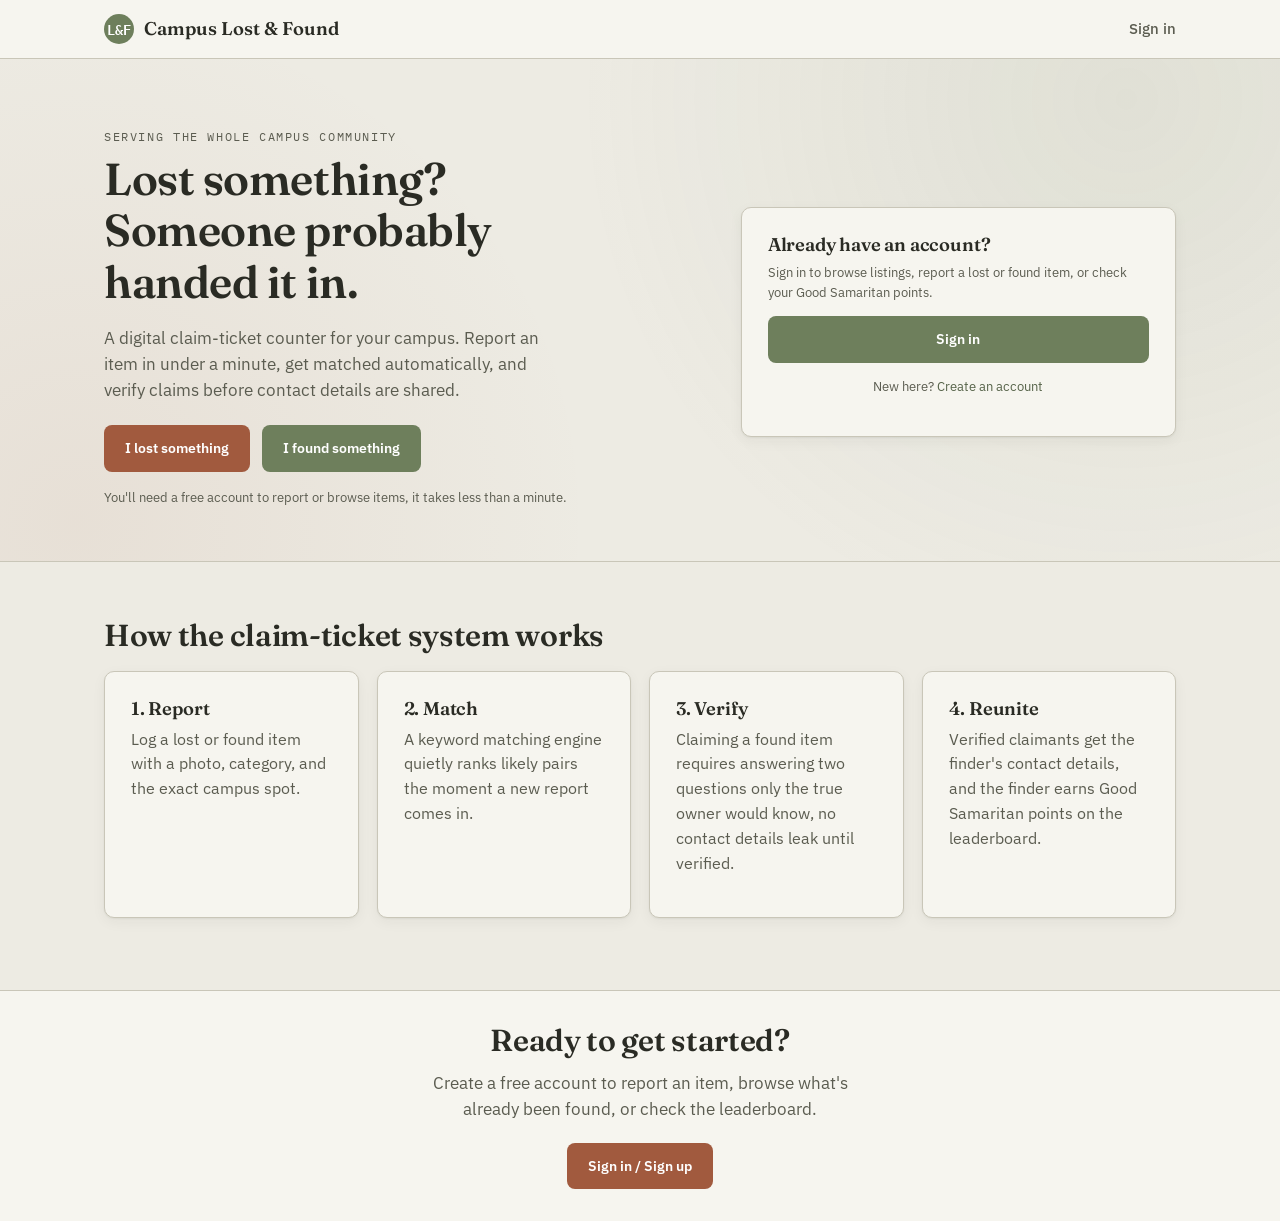
<file: Frontend/index.html>
<!DOCTYPE html>
<html lang="en">
<head>
<meta charset="UTF-8">
<meta name="viewport" content="width=device-width, initial-scale=1.0">
<title>Campus Lost &amp; Found</title>
<meta name="description" content="Report, search, and reclaim lost property on campus — with smart matching, blurred-photo protection, and a Good Samaritan leaderboard.">
<link rel="preconnect" href="https://fonts.googleapis.com">
<link href="https://fonts.googleapis.com/css2?family=Fraunces:wght@500;600;700&family=IBM+Plex+Sans:wght@400;500;600&family=IBM+Plex+Mono:wght@400;500&display=swap" rel="stylesheet">
<link rel="stylesheet" href="css/style.css">
</head>
<body>

<header class="topbar">
    <div class="topbar-inner">
        <a class="brand" href="index.html"><span class="brand-mark">L&amp;F</span> Campus Lost &amp; Found</a>
        <nav class="nav-links">
            <a href="auth.html" id="nav-auth" class="nav-auth-link">Sign in</a>
        </nav>
    </div>
</header>

<section class="hero">
    <div class="wrap hero-grid">
        <div>
            <span class="eyebrow">Serving the whole campus community</span>
            <h1>Lost something? Someone probably handed it in.</h1>
            <p class="hero-sub">A digital claim-ticket counter for your campus. Report an item in under a minute, get matched automatically, and verify claims before contact details are shared.</p>
            <div class="hero-actions">
                <a class="btn btn-clay" href="auth.html">I lost something</a>
                <a class="btn btn-sage" href="auth.html">I found something</a>
            </div>
            <p class="small muted" style="margin-top:16px;">You'll need a free account to report or browse items, it takes less than a minute.</p>
        </div>
        <div>
            <div class="card">
                <h3 class="mt-0">Already have an account?</h3>
                <p class="small">Sign in to browse listings, report a lost or found item, or check your Good Samaritan points.</p>
                <a class="btn btn-sage btn-block" href="auth.html">Sign in</a>
                <p class="small muted" style="margin-top:14px; text-align:center;">New here? <a href="auth.html">Create an account</a></p>
            </div>
        </div>
    </div>
</section>

<section class="section">
    <div class="wrap">
        <h2>How the claim-ticket system works</h2>
        <div class="form-grid" style="margin-top:18px;">
            <div class="field full" style="display:grid; grid-template-columns:repeat(auto-fit,minmax(220px,1fr)); gap:18px;">
                <div class="card"><h3>1. Report</h3><p>Log a lost or found item with a photo, category, and the exact campus spot.</p></div>
                <div class="card"><h3>2. Match</h3><p>A keyword matching engine quietly ranks likely pairs the moment a new report comes in.</p></div>
                <div class="card"><h3>3. Verify</h3><p>Claiming a found item requires answering two questions only the true owner would know, no contact details leak until verified.</p></div>
                <div class="card"><h3>4. Reunite</h3><p>Verified claimants get the finder's contact details, and the finder earns Good Samaritan points on the leaderboard.</p></div>
            </div>
        </div>
    </div>
</section>

<section class="section section-tight" style="border-top:1px solid var(--line); background:var(--paper-raised);">
    <div class="wrap" style="text-align:center;">
        <h2>Ready to get started?</h2>
        <p class="hero-sub" style="margin:0 auto 20px;">Create a free account to report an item, browse what's already been found, or check the leaderboard.</p>
        <a class="btn btn-clay" href="auth.html">Sign in / Sign up</a>
    </div>
</section>

<script src="js/app.js?v=3"></script>
<script>

if (!location.search.includes('signedout=1')) { api('me.php').then(({ user }) => { if (user) location.href = 'home.html'; }).catch(() => {}); }
</script>
</body>
</html>
</file>
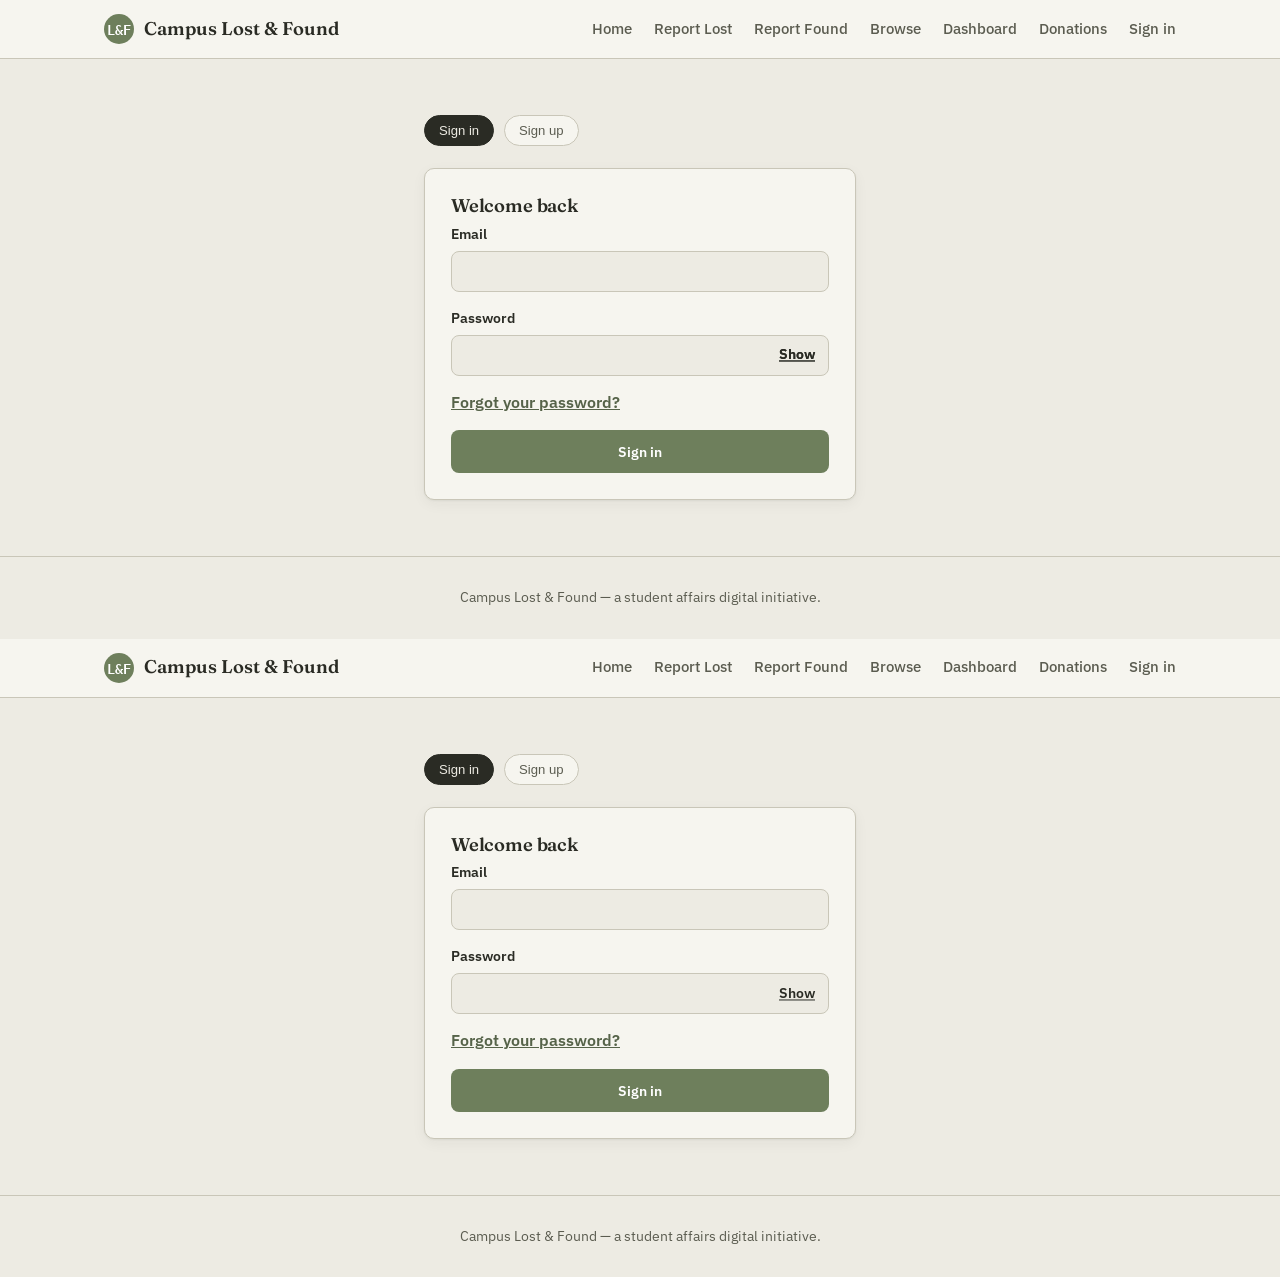
<file: Frontend/auth.html>
<!DOCTYPE html>
<html lang="en">
<head>
<meta charset="UTF-8">
<meta name="viewport" content="width=device-width, initial-scale=1.0">
<title>Sign in — Campus Lost &amp; Found</title>
<link href="https://fonts.googleapis.com/css2?family=Fraunces:wght@500;600;700&family=IBM+Plex+Sans:wght@400;500;600&family=IBM+Plex+Mono:wght@400;500&display=swap" rel="stylesheet">
<link rel="stylesheet" href="css/style.css">
</head>
<body>

<header class="topbar">
    <div class="topbar-inner">
        <a class="brand" href="index.html"><span class="brand-mark">L&amp;F</span> Campus Lost &amp; Found</a>
        <nav class="nav-links">
            <a href="index.html">Home</a>
            <a href="report-lost.html">Report Lost</a>
            <a href="report-found.html">Report Found</a>
            <a href="browse.html">Browse</a>
            <a href="admin.html">Dashboard</a>
            <a href="donation.html">Donations</a>
            <a href="auth.html" id="nav-auth" class="nav-auth-link">Sign in</a>
        </nav>
    </div>
</header>

<section class="section" style="max-width:480px; margin:0 auto;">
    <div class="wrap">
        <div class="filters" style="border-bottom:none; padding-bottom:0; margin-bottom:22px;">
            <button class="filter-toggle active" id="tab-signin" type="button">Sign in</button>
            <button class="filter-toggle" id="tab-signup" type="button">Sign up</button>
        </div>

        <div class="card" id="panel-signin">
            <h3 class="mt-0">Welcome back</h3>
            <form id="signin-form">
                <div class="field">
                    <label for="signin-email">Email</label>
                    <input type="email" id="signin-email" required>
                </div>
                <div class="field">
                    <label for="signin-password">Password</label>
                    <input type="password" id="signin-password" required>
                    <a href="forgot-password.html" style="display:inline-block; margin-top:8px; font-weight:600; text-decoration:underline; cursor:pointer;">Forgot your password?</a>
                </div>
                <div id="signin-error" class="small" style="color:var(--danger); display:none; margin-bottom:12px;"></div>
                <button class="btn btn-sage btn-block" type="submit">Sign in</button>
            </form>
        </div>

        <div class="card" id="panel-signup" style="display:none;">
            <h3 class="mt-0">Create an account</h3>
            <p class="small">Signing up lets you track your reports and keep your Good Samaritan points.</p>
            <form id="signup-form">
                <div class="field">
                    <label for="signup-name">Full name</label>
                    <input type="text" id="signup-name" required>
                </div>
                <div class="field">
                    <label for="signup-email">Email</label>
                    <input type="email" id="signup-email" required>
                </div>
                <div class="field">
                    <label for="signup-password">Password</label>
                    <input type="password" id="signup-password" minlength="8" required>
                    <span class="hint">At least 8 characters.</span>
                </div>
                <div id="signup-error" class="small" style="color:var(--danger); display:none; margin-bottom:12px;"></div>
                <button class="btn btn-sage btn-block" type="submit">Create account</button>
            </form>
        </div>
    </div>
</section>

<footer><div class="wrap">Campus Lost &amp; Found — a student affairs digital initiative.</div></footer>

<script src="js/app.js?v=3"></script>
<script>
function showPanel(which) {
    document.getElementById('panel-signin').style.display = which === 'signin' ? 'block' : 'none';
    document.getElementById('panel-signup').style.display = which === 'signup' ? 'block' : 'none';
    document.getElementById('tab-signin').classList.toggle('active', which === 'signin');
    document.getElementById('tab-signup').classList.toggle('active', which === 'signup');
}
document.getElementById('tab-signin').addEventListener('click', () => showPanel('signin'));
document.getElementById('tab-signup').addEventListener('click', () => showPanel('signup'));

function redirectAfterAuth() {
    const params = new URLSearchParams(location.search);
    location.href = params.get('redirect') || 'home.html';
}

document.getElementById('signin-form').addEventListener('submit', async (e) => {
    e.preventDefault();
    const errEl = document.getElementById('signin-error');
    errEl.style.display = 'none';
    try {
        await api('login.php', {
            method: 'POST',
            headers: { 'Content-Type': 'application/json' },
            body: JSON.stringify({
                email: document.getElementById('signin-email').value,
                password: document.getElementById('signin-password').value
            })
        });
        toast('Signed in');
        redirectAfterAuth();
    } catch (err) {
        errEl.innerHTML = escapeHtml(err.message) +
            '<br>If your account was removed or you forgot your password: ' +
            '<a href="forgot-password.html" style="text-decoration:underline; font-weight:600;">reset your password</a> or ' +
            '<a href="#" id="signin-to-signup" style="text-decoration:underline; font-weight:600;">create your account again</a>.';
        errEl.style.display = 'block';
        const toSignup = document.getElementById('signin-to-signup');
        if (toSignup) toSignup.addEventListener('click', (ev) => {
            ev.preventDefault();
            document.getElementById('signup-email').value = document.getElementById('signin-email').value;
            showPanel('signup');
        });
    }
});

document.getElementById('signup-form').addEventListener('submit', async (e) => {
    e.preventDefault();
    const errEl = document.getElementById('signup-error');
    errEl.style.display = 'none';
    try {
        await api('signup.php', {
            method: 'POST',
            headers: { 'Content-Type': 'application/json' },
            body: JSON.stringify({
                full_name: document.getElementById('signup-name').value,
                email: document.getElementById('signup-email').value,
                password: document.getElementById('signup-password').value
            })
        });
        toast('Account created');
        redirectAfterAuth();
    } catch (err) {
        errEl.textContent = err.message;
        errEl.style.display = 'block';
    }
});

// If already signed in, just bounce home.
api('me.php').then(({ user }) => { if (user) redirectAfterAuth(); }).catch(() => {});
</script>
<script>
/* Show / hide password toggle for every password box on the page */
(function () {
    document.querySelectorAll('input[type="password"]').forEach(function (input) {
        var wrap = document.createElement('div');
        wrap.style.cssText = 'position:relative; display:block; width:100%;';
        input.parentNode.insertBefore(wrap, input);
        wrap.appendChild(input);
        input.style.width = '100%';
        input.style.paddingRight = '70px';
        input.style.boxSizing = 'border-box';
        var btn = document.createElement('button');
        btn.type = 'button';
        btn.textContent = 'Show';
        btn.setAttribute('aria-label', 'Show password');
        btn.style.cssText = 'position:absolute; right:8px; top:50%; transform:translateY(-50%); background:none; border:none; color:inherit; font:inherit; font-size:0.85rem; font-weight:600; text-decoration:underline; cursor:pointer; padding:4px 6px;';
        btn.addEventListener('click', function () {
            var show = input.type === 'password';
            input.type = show ? 'text' : 'password';
            btn.textContent = show ? 'Hide' : 'Show';
            btn.setAttribute('aria-label', show ? 'Hide password' : 'Show password');
        });
        wrap.appendChild(btn);
    });
})();
</script>
</body>
</html><!DOCTYPE html>
<html lang="en">
<head>
<meta charset="UTF-8">
<meta name="viewport" content="width=device-width, initial-scale=1.0">
<title>Sign in — Campus Lost &amp; Found</title>
<link href="https://fonts.googleapis.com/css2?family=Fraunces:wght@500;600;700&family=IBM+Plex+Sans:wght@400;500;600&family=IBM+Plex+Mono:wght@400;500&display=swap" rel="stylesheet">
<link rel="stylesheet" href="css/style.css">
</head>
<body>

<header class="topbar">
    <div class="topbar-inner">
        <a class="brand" href="index.html"><span class="brand-mark">L&amp;F</span> Campus Lost &amp; Found</a>
        <nav class="nav-links">
            <a href="index.html">Home</a>
            <a href="report-lost.html">Report Lost</a>
            <a href="report-found.html">Report Found</a>
            <a href="browse.html">Browse</a>
            <a href="admin.html">Dashboard</a>
            <a href="donation.html">Donations</a>
            <a href="auth.html" id="nav-auth" class="nav-auth-link">Sign in</a>
        </nav>
    </div>
</header>

<section class="section" style="max-width:480px; margin:0 auto;">
    <div class="wrap">
        <div class="filters" style="border-bottom:none; padding-bottom:0; margin-bottom:22px;">
            <button class="filter-toggle active" id="tab-signin" type="button">Sign in</button>
            <button class="filter-toggle" id="tab-signup" type="button">Sign up</button>
        </div>

        <div class="card" id="panel-signin">
            <h3 class="mt-0">Welcome back</h3>
            <form id="signin-form">
                <div class="field">
                    <label for="signin-email">Email</label>
                    <input type="email" id="signin-email" required>
                </div>
                <div class="field">
                    <label for="signin-password">Password</label>
                    <input type="password" id="signin-password" required>
                    <a href="forgot-password.html" style="display:inline-block; margin-top:8px; font-weight:600; text-decoration:underline; cursor:pointer;">Forgot your password?</a>
                </div>
                <div id="signin-error" class="small" style="color:var(--danger); display:none; margin-bottom:12px;"></div>
                <button class="btn btn-sage btn-block" type="submit">Sign in</button>
            </form>
        </div>

        <div class="card" id="panel-signup" style="display:none;">
            <h3 class="mt-0">Create an account</h3>
            <p class="small">Signing up lets you track your reports and keep your Good Samaritan points.</p>
            <form id="signup-form">
                <div class="field">
                    <label for="signup-name">Full name</label>
                    <input type="text" id="signup-name" required>
                </div>
                <div class="field">
                    <label for="signup-email">Email</label>
                    <input type="email" id="signup-email" required>
                </div>
                <div class="field">
                    <label for="signup-password">Password</label>
                    <input type="password" id="signup-password" minlength="8" required>
                    <span class="hint">At least 8 characters.</span>
                </div>
                <div id="signup-error" class="small" style="color:var(--danger); display:none; margin-bottom:12px;"></div>
                <button class="btn btn-sage btn-block" type="submit">Create account</button>
            </form>
        </div>
    </div>
</section>

<footer><div class="wrap">Campus Lost &amp; Found — a student affairs digital initiative.</div></footer>

<script src="js/app.js?v=3"></script>
<script>
function showPanel(which) {
    document.getElementById('panel-signin').style.display = which === 'signin' ? 'block' : 'none';
    document.getElementById('panel-signup').style.display = which === 'signup' ? 'block' : 'none';
    document.getElementById('tab-signin').classList.toggle('active', which === 'signin');
    document.getElementById('tab-signup').classList.toggle('active', which === 'signup');
}
document.getElementById('tab-signin').addEventListener('click', () => showPanel('signin'));
document.getElementById('tab-signup').addEventListener('click', () => showPanel('signup'));

function redirectAfterAuth() {
    const params = new URLSearchParams(location.search);
    location.href = params.get('redirect') || 'home.html';
}

document.getElementById('signin-form').addEventListener('submit', async (e) => {
    e.preventDefault();
    const errEl = document.getElementById('signin-error');
    errEl.style.display = 'none';
    try {
        await api('login.php', {
            method: 'POST',
            headers: { 'Content-Type': 'application/json' },
            body: JSON.stringify({
                email: document.getElementById('signin-email').value,
                password: document.getElementById('signin-password').value
            })
        });
        toast('Signed in');
        redirectAfterAuth();
    } catch (err) {
        errEl.innerHTML = escapeHtml(err.message) +
            '<br>If your account was removed or you forgot your password: ' +
            '<a href="forgot-password.html" style="text-decoration:underline; font-weight:600;">reset your password</a> or ' +
            '<a href="#" id="signin-to-signup" style="text-decoration:underline; font-weight:600;">create your account again</a>.';
        errEl.style.display = 'block';
        const toSignup = document.getElementById('signin-to-signup');
        if (toSignup) toSignup.addEventListener('click', (ev) => {
            ev.preventDefault();
            document.getElementById('signup-email').value = document.getElementById('signin-email').value;
            showPanel('signup');
        });
    }
});

document.getElementById('signup-form').addEventListener('submit', async (e) => {
    e.preventDefault();
    const errEl = document.getElementById('signup-error');
    errEl.style.display = 'none';
    try {
        await api('signup.php', {
            method: 'POST',
            headers: { 'Content-Type': 'application/json' },
            body: JSON.stringify({
                full_name: document.getElementById('signup-name').value,
                email: document.getElementById('signup-email').value,
                password: document.getElementById('signup-password').value
            })
        });
        toast('Account created');
        redirectAfterAuth();
    } catch (err) {
        errEl.textContent = err.message;
        errEl.style.display = 'block';
    }
});

// If already signed in, just bounce home.
api('me.php').then(({ user }) => { if (user) redirectAfterAuth(); }).catch(() => {});
</script>
<script>
/* Show / hide password toggle for every password box on the page */
(function () {
    document.querySelectorAll('input[type="password"]').forEach(function (input) {
        var wrap = document.createElement('div');
        wrap.style.cssText = 'position:relative; display:block; width:100%;';
        input.parentNode.insertBefore(wrap, input);
        wrap.appendChild(input);
        input.style.width = '100%';
        input.style.paddingRight = '70px';
        input.style.boxSizing = 'border-box';
        var btn = document.createElement('button');
        btn.type = 'button';
        btn.textContent = 'Show';
        btn.setAttribute('aria-label', 'Show password');
        btn.style.cssText = 'position:absolute; right:8px; top:50%; transform:translateY(-50%); background:none; border:none; color:inherit; font:inherit; font-size:0.85rem; font-weight:600; text-decoration:underline; cursor:pointer; padding:4px 6px;';
        btn.addEventListener('click', function () {
            var show = input.type === 'password';
            input.type = show ? 'text' : 'password';
            btn.textContent = show ? 'Hide' : 'Show';
            btn.setAttribute('aria-label', show ? 'Hide password' : 'Show password');
        });
        wrap.appendChild(btn);
    });
})();
</script>
</body>
</html>
</file>
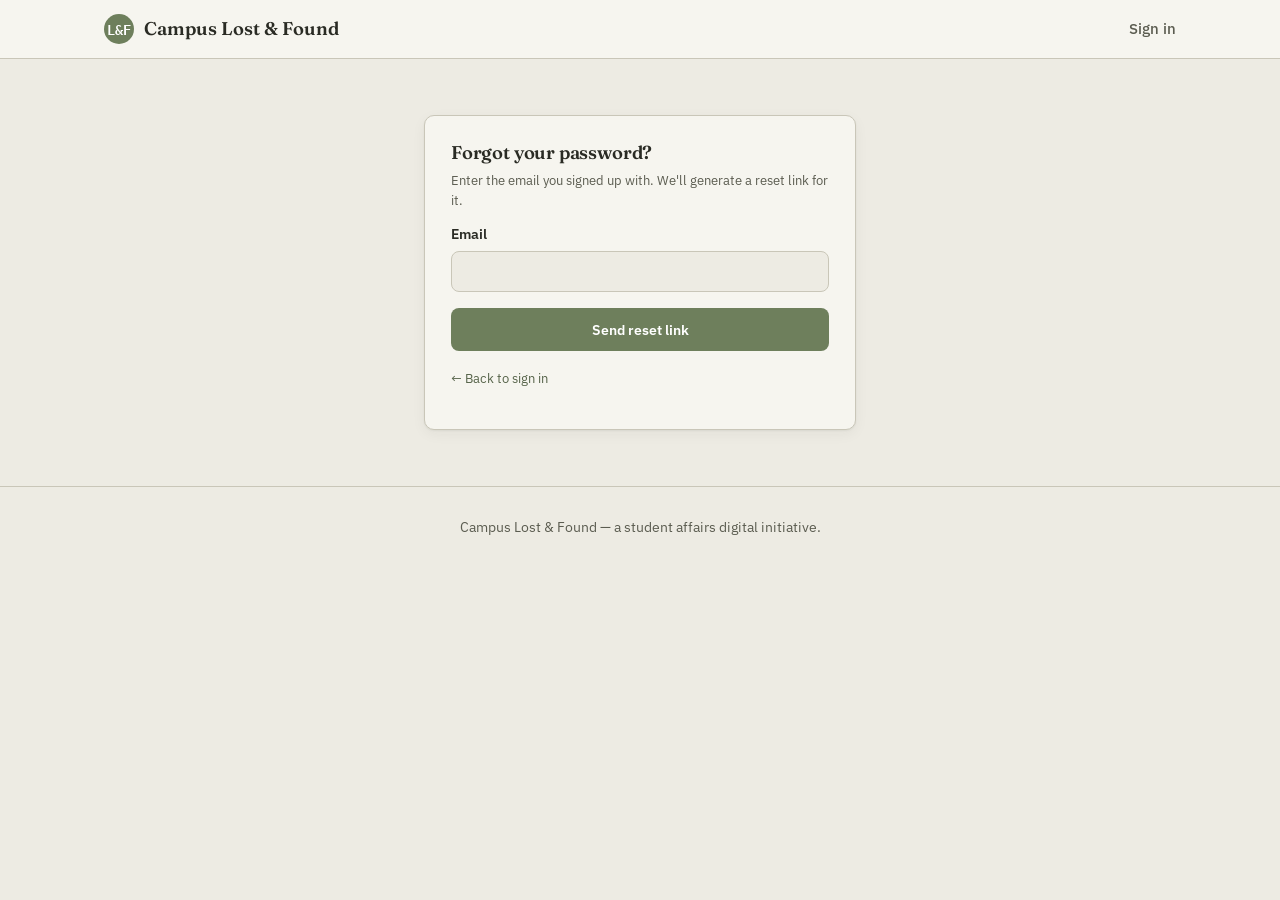
<file: Frontend/forgot-password.html>
<!DOCTYPE html>
<html lang="en">
<head>
<meta charset="UTF-8">
<meta name="viewport" content="width=device-width, initial-scale=1.0">
<title>Forgot password — Campus Lost &amp; Found</title>
<link href="https://fonts.googleapis.com/css2?family=Fraunces:wght@500;600;700&family=IBM+Plex+Sans:wght@400;500;600&family=IBM+Plex+Mono:wght@400;500&display=swap" rel="stylesheet">
<link rel="stylesheet" href="css/style.css">
</head>
<body>

<header class="topbar">
    <div class="topbar-inner">
        <a class="brand" href="index.html"><span class="brand-mark">L&amp;F</span> Campus Lost &amp; Found</a>
        <nav class="nav-links">
            <a href="auth.html">Sign in</a>
        </nav>
    </div>
</header>

<section class="section" style="max-width:480px; margin:0 auto;">
    <div class="wrap">
        <div class="card">
            <h3 class="mt-0">Forgot your password?</h3>
            <p class="small">Enter the email you signed up with. We'll generate a reset link for it.</p>

            <form id="forgot-form">
                <div class="field">
                    <label for="forgot-email">Email</label>
                    <input type="email" id="forgot-email" required>
                </div>
                <div id="forgot-error" class="small" style="color:var(--danger); display:none; margin-bottom:12px;"></div>
                <button class="btn btn-sage btn-block" type="submit">Send reset link</button>
            </form>

            <div id="forgot-result" style="display:none; margin-top:18px;"></div>

            <p class="small" style="margin-top:18px;"><a href="auth.html">&larr; Back to sign in</a></p>
        </div>
    </div>
</section>

<footer><div class="wrap">Campus Lost &amp; Found — a student affairs digital initiative.</div></footer>

<script src="js/app.js?v=3"></script>
<script>
document.getElementById('forgot-form').addEventListener('submit', async (e) => {
    e.preventDefault();
    const errEl = document.getElementById('forgot-error');
    errEl.style.display = 'none';

    try {
        const res = await api('forgot-password.php', {
            method: 'POST',
            headers: { 'Content-Type': 'application/json' },
            body: JSON.stringify({ email: document.getElementById('forgot-email').value })
        });

        document.getElementById('forgot-form').style.display = 'none';
        const resultEl = document.getElementById('forgot-result');
        resultEl.style.display = 'block';

        if (res.reset_link) {
            resultEl.innerHTML = `
                <p class="small" style="color:var(--sage-dark); font-weight:600;">✅ ${escapeHtml(res.message)}</p>
                <p class="small muted">${escapeHtml(res.dev_note)}</p>
                <a class="btn btn-sage btn-block" href="${res.reset_link}" style="margin-top:10px;">Reset your password</a>
            `;
        } else {
            resultEl.innerHTML = `<p class="small" style="color:var(--sage-dark); font-weight:600;">✅ ${escapeHtml(res.message)}</p>`;
        }
    } catch (err) {
        errEl.textContent = err.message;
        errEl.style.display = 'block';
    }
});
</script>
</body>
</html>
</file>
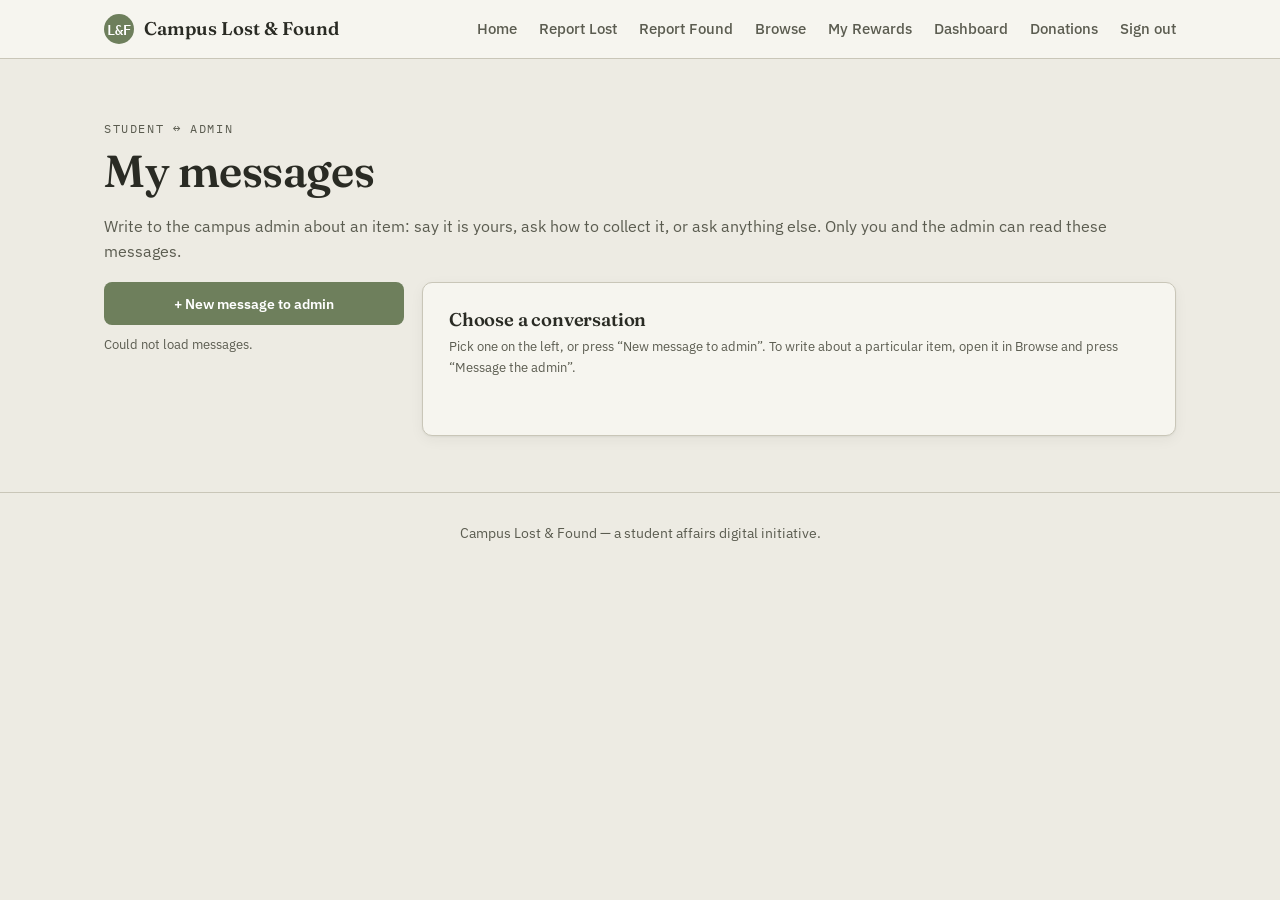
<file: Frontend/messages.html>
<!DOCTYPE html>
<html lang="en">
<head>
<meta charset="UTF-8">
<meta name="viewport" content="width=device-width, initial-scale=1.0">
<title>Messages — Campus Lost &amp; Found</title>
<link href="https://fonts.googleapis.com/css2?family=Fraunces:wght@500;600;700&family=IBM+Plex+Sans:wght@400;500;600&family=IBM+Plex+Mono:wght@400;500&display=swap" rel="stylesheet">
<link rel="stylesheet" href="css/style.css">
<style>
.msg-layout { display:grid; grid-template-columns:300px 1fr; gap:18px; align-items:start; }
.thread-list { display:flex; flex-direction:column; gap:8px; }
.thread { border:1px solid var(--line); background:var(--paper-raised); border-radius:10px; padding:10px 12px; cursor:pointer; text-align:left; font:inherit; color:var(--ink); }
.thread.active { border-color:var(--sage); box-shadow:0 0 0 2px var(--sage) inset; }
.thread b { display:block; font-size:.92rem; }
.thread .small { display:block; margin-top:2px; }
.thread .dot { display:inline-block; min-width:18px; padding:0 6px; border-radius:999px; background:var(--clay); color:#fff; font-size:.72rem; line-height:18px; text-align:center; margin-left:6px; }
.chat-box { display:flex; flex-direction:column; gap:10px; max-height:420px; overflow-y:auto; padding:6px 2px 12px; }
.bubble { max-width:80%; padding:9px 13px; border-radius:14px; font-size:.93rem; line-height:1.45; white-space:pre-wrap; word-wrap:break-word; }
.bubble .when { display:block; font-size:.7rem; opacity:.7; margin-top:4px; }
.bubble.me { align-self:flex-end; background:var(--sage); color:#fff; border-bottom-right-radius:4px; }
.bubble.them { align-self:flex-start; background:var(--paper); border:1px solid var(--line); border-bottom-left-radius:4px; }
.quick { display:flex; gap:8px; flex-wrap:wrap; margin:8px 0; }
.quick button { border:1px solid var(--line); background:var(--paper-raised); border-radius:999px; padding:5px 11px; font:inherit; font-size:.82rem; cursor:pointer; color:var(--ink); }
@media (max-width:760px) { .msg-layout { grid-template-columns:1fr; } }
</style>
</head>
<body>
<header class="topbar">
    <div class="topbar-inner">
        <a class="brand" href="home.html"><span class="brand-mark">L&amp;F</span> Campus Lost &amp; Found</a>
        <nav class="nav-links">
            <a href="home.html">Home</a>
            <a href="report-lost.html">Report Lost</a>
            <a href="report-found.html">Report Found</a>
            <a href="browse.html">Browse</a>
            <a href="rewards.html">My Rewards</a>
            <a href="admin.html">Dashboard</a>
            <a href="donation.html">Donations</a>
            <a href="logout.php" id="nav-auth" class="nav-auth-link">Sign out</a>
        </nav>
    </div>
</header>

<section class="section">
    <div class="wrap">
        <span class="eyebrow">Student ↔ Admin</span>
        <h1>My messages</h1>
        <p class="muted">Write to the campus admin about an item: say it is yours, ask how to collect it, or ask anything else. Only you and the admin can read these messages.</p>

        <div class="msg-layout" style="margin-top:18px;">
            <div>
                <button class="btn btn-sage" id="new-general" type="button" style="width:100%; margin-bottom:10px;">+ New message to admin</button>
                <div class="thread-list" id="thread-list"><p class="muted small">Loading…</p></div>
            </div>
            <div class="card" id="chat-card">
                <h3 class="mt-0" id="chat-title">Choose a conversation</h3>
                <p class="small muted" id="chat-sub">Pick one on the left, or press “New message to admin”. To write about a particular item, open it in Browse and press “Message the admin”.</p>
                <div class="chat-box" id="chat-box"></div>
                <form id="chat-form" style="display:none;">
                    <div class="quick" id="quick"></div>
                    <div class="field"><label for="chat-body">Your message</label>
                        <textarea id="chat-body" rows="3" maxlength="1500" required></textarea></div>
                    <div id="chat-error" class="small" style="color:var(--danger); display:none; margin-bottom:10px;"></div>
                    <button class="btn btn-sage" type="submit">Send</button>
                </form>
            </div>
        </div>
    </div>
</section>

<footer><div class="wrap">Campus Lost &amp; Found — a student affairs digital initiative.</div></footer>

<script src="js/app.js?v=4"></script>
<script>
const $ = (id) => document.getElementById(id);
const params = new URLSearchParams(location.search);
let me = null, isAdmin = false;
let current = null;   // { student_id, item_id, title }
let pollTimer = null;

const QUICK = [
    'I think this item is mine. How do I collect it?',
    'I answered the security questions. When can I come to the office?',
    'I found an item and want to hand it in.',
    'Can I change the details of my report?'
];

function fmt(ts) { return new Date(ts.replace(' ', 'T')).toLocaleString([], { day:'2-digit', month:'short', hour:'2-digit', minute:'2-digit' }); }

async function loadThreads() {
    const data = await api('messages.php?action=' + (isAdmin ? 'inbox' : 'threads'));
    const box = $('thread-list');
    if (!data.threads.length) { box.innerHTML = '<p class="muted small">No conversations yet.</p>'; return data.threads; }
    box.innerHTML = data.threads.map(t => {
        const label = t.item_id ? `${escapeHtml(t.ticket_code || '')} · ${escapeHtml(t.item_title || 'Item')}` : 'General question';
        const active = current && current.item_id == t.item_id && (!isAdmin || current.student_id == t.student_id);
        return `<button class="thread ${active ? 'active' : ''}" data-s="${t.student_id}" data-i="${t.item_id}" data-t="${escapeHtml(label)}">
            <b>${label}${t.unread ? `<span class="dot">${t.unread}</span>` : ''}</b>
            <span class="small muted">${isAdmin ? escapeHtml(t.student_name) + ' — ' : ''}${escapeHtml(t.last_body)}</span></button>`;
    }).join('');
    box.querySelectorAll('.thread').forEach(b => b.addEventListener('click', () =>
        openThread(+b.dataset.s, +b.dataset.i, b.dataset.t)));
    return data.threads;
}

async function openThread(studentId, itemId, title) {
    current = { student_id: studentId, item_id: itemId, title };
    const q = `messages.php?action=thread&item_id=${itemId}` + (isAdmin ? `&student_id=${studentId}` : '');
    const d = await api(q);
    if (d.item && !title) current.title = `${d.item.ticket_code} · ${d.item.title}`;
    $('chat-title').textContent = current.title || (itemId ? 'About an item' : 'General question');
    const who = isAdmin && d.student ? `${d.student.full_name} (${d.student.email})` : 'You are writing to the campus admin.';
    $('chat-sub').innerHTML = escapeHtml(who) + (itemId ? ` &nbsp;·&nbsp; <a href="item-detail.html?id=${itemId}"><b>Open this report</b> (view or edit it)</a>` : '');
    $('chat-box').innerHTML = d.messages.length ? d.messages.map(m => {
        const mine = (m.sender === 'admin') === isAdmin;
        return `<div class="bubble ${mine ? 'me' : 'them'}">${escapeHtml(m.body)}<span class="when">${mine ? 'You' : (m.sender === 'admin' ? 'Admin' : 'Student')} · ${fmt(m.created_at)}</span></div>`;
    }).join('') : '<p class="muted small">No messages yet — write the first one below.</p>';
    $('chat-box').scrollTop = 1e6;
    $('chat-form').style.display = 'block';
    $('quick').innerHTML = isAdmin ? '' : QUICK.map(t => `<button type="button">${escapeHtml(t)}</button>`).join('');
    $('quick').querySelectorAll('button').forEach(b => b.addEventListener('click', () => { $('chat-body').value = b.textContent; $('chat-body').focus(); }));
    loadThreads();
    if (typeof refreshBadge === 'function') refreshBadge();
}

$('chat-form').addEventListener('submit', async (e) => {
    e.preventDefault();
    const err = $('chat-error'); err.style.display = 'none';
    try {
        await api('messages.php', { method: 'POST', headers: { 'Content-Type': 'application/json' },
            body: JSON.stringify({ item_id: current.item_id, student_id: current.student_id, body: $('chat-body').value }) });
        $('chat-body').value = '';
        openThread(current.student_id, current.item_id, current.title);
    } catch (ex) { err.textContent = ex.message || 'Could not send.'; err.style.display = 'block'; }
});

$('new-general').addEventListener('click', () => openThread(me.id, 0, 'General question'));

(async function init() {
    try {
        const r = await api('me.php');
        if (!r.user) { location.href = 'auth.html?redirect=' + encodeURIComponent(location.pathname + location.search); return; }
        me = r.user; isAdmin = me.role === 'admin';
        if (isAdmin) { location.href = 'admin-console.html'; return; }
        const threads = await loadThreads();
        if (params.has('item')) {
            const id = +params.get('item');
            const t = threads.find(x => +x.item_id === id);
            openThread(me.id, id, t ? `${t.ticket_code} · ${t.item_title}` : '');
        } else if (threads.length) {
            openThread(me.id, +threads[0].item_id, threads[0].item_id ? `${threads[0].ticket_code} · ${threads[0].item_title}` : 'General question');
        }
        pollTimer = setInterval(() => { if (current) openThread(current.student_id, current.item_id, current.title); }, 20000);
    } catch (e) { $('thread-list').innerHTML = '<p class="muted small">Could not load messages.</p>'; }
})();
</script>
</body>
</html>
</file>
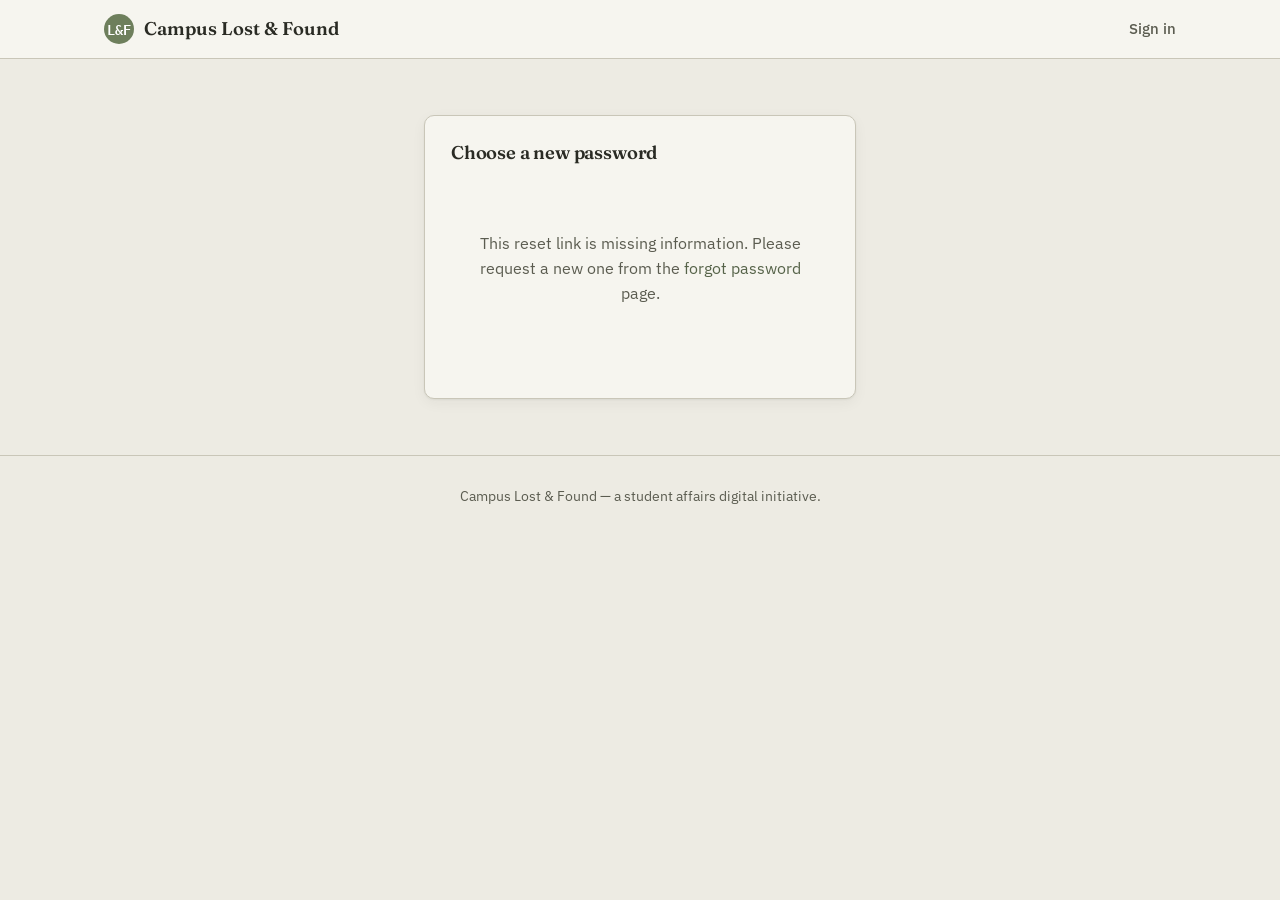
<file: Frontend/reset-password.html>
<!DOCTYPE html>
<html lang="en">
<head>
<meta charset="UTF-8">
<meta name="viewport" content="width=device-width, initial-scale=1.0">
<title>Reset password — Campus Lost &amp; Found</title>
<link href="https://fonts.googleapis.com/css2?family=Fraunces:wght@500;600;700&family=IBM+Plex+Sans:wght@400;500;600&family=IBM+Plex+Mono:wght@400;500&display=swap" rel="stylesheet">
<link rel="stylesheet" href="css/style.css">
</head>
<body>

<header class="topbar">
    <div class="topbar-inner">
        <a class="brand" href="index.html"><span class="brand-mark">L&amp;F</span> Campus Lost &amp; Found</a>
        <nav class="nav-links">
            <a href="auth.html">Sign in</a>
        </nav>
    </div>
</header>

<section class="section" style="max-width:480px; margin:0 auto;">
    <div class="wrap">
        <div class="card">
            <h3 class="mt-0">Choose a new password</h3>

            <form id="reset-form">
                <div class="field">
                    <label for="reset-password-1">New password</label>
                    <input type="password" id="reset-password-1" minlength="8" required>
                    <span class="hint">At least 8 characters.</span>
                </div>
                <div class="field">
                    <label for="reset-password-2">Confirm new password</label>
                    <input type="password" id="reset-password-2" minlength="8" required>
                </div>
                <div id="reset-error" class="small" style="color:var(--danger); display:none; margin-bottom:12px;"></div>
                <button class="btn btn-sage btn-block" type="submit">Reset password</button>
            </form>

            <div id="reset-result" style="display:none; margin-top:18px;"></div>
        </div>
    </div>
</section>

<footer><div class="wrap">Campus Lost &amp; Found — a student affairs digital initiative.</div></footer>

<script src="js/app.js?v=3"></script>
<script>
const params = new URLSearchParams(location.search);
const email = params.get('email') || '';
const token = params.get('token') || '';

if (!email || !token) {
    document.getElementById('reset-form').style.display = 'none';
    document.getElementById('reset-result').style.display = 'block';
    document.getElementById('reset-result').innerHTML =
        '<p class="empty-state">This reset link is missing information. Please request a new one from the <a href="forgot-password.html">forgot password</a> page.</p>';
}

document.getElementById('reset-form').addEventListener('submit', async (e) => {
    e.preventDefault();
    const errEl = document.getElementById('reset-error');
    errEl.style.display = 'none';

    const p1 = document.getElementById('reset-password-1').value;
    const p2 = document.getElementById('reset-password-2').value;

    if (p1 !== p2) {
        errEl.textContent = "Passwords don't match.";
        errEl.style.display = 'block';
        return;
    }

    try {
        const res = await api('reset-password.php', {
            method: 'POST',
            headers: { 'Content-Type': 'application/json' },
            body: JSON.stringify({ email, token, password: p1 })
        });

        document.getElementById('reset-form').style.display = 'none';
        const resultEl = document.getElementById('reset-result');
        resultEl.style.display = 'block';
        resultEl.innerHTML = `
            <p class="small" style="color:var(--sage-dark); font-weight:600;">✅ ${escapeHtml(res.message)}</p>
            <a class="btn btn-sage btn-block" href="auth.html" style="margin-top:10px;">Go to sign in</a>
        `;
    } catch (err) {
        errEl.textContent = err.message;
        errEl.style.display = 'block';
    }
});
</script>
<script>

(function () {
    document.querySelectorAll('input[type="password"]').forEach(function (input) {
        var wrap = document.createElement('div');
        wrap.style.cssText = 'position:relative; display:block; width:100%;';
        input.parentNode.insertBefore(wrap, input);
        wrap.appendChild(input);
        input.style.width = '100%';
        input.style.paddingRight = '70px';
        input.style.boxSizing = 'border-box';
        var btn = document.createElement('button');
        btn.type = 'button';
        btn.textContent = 'Show';
        btn.setAttribute('aria-label', 'Show password');
        btn.style.cssText = 'position:absolute; right:8px; top:50%; transform:translateY(-50%); background:none; border:none; color:inherit; font:inherit; font-size:0.85rem; font-weight:600; text-decoration:underline; cursor:pointer; padding:4px 6px;';
        btn.addEventListener('click', function () {
            var show = input.type === 'password';
            input.type = show ? 'text' : 'password';
            btn.textContent = show ? 'Hide' : 'Show';
            btn.setAttribute('aria-label', show ? 'Hide password' : 'Show password');
        });
        wrap.appendChild(btn);
    });
})();
</script>
</body>
</html>
</file>
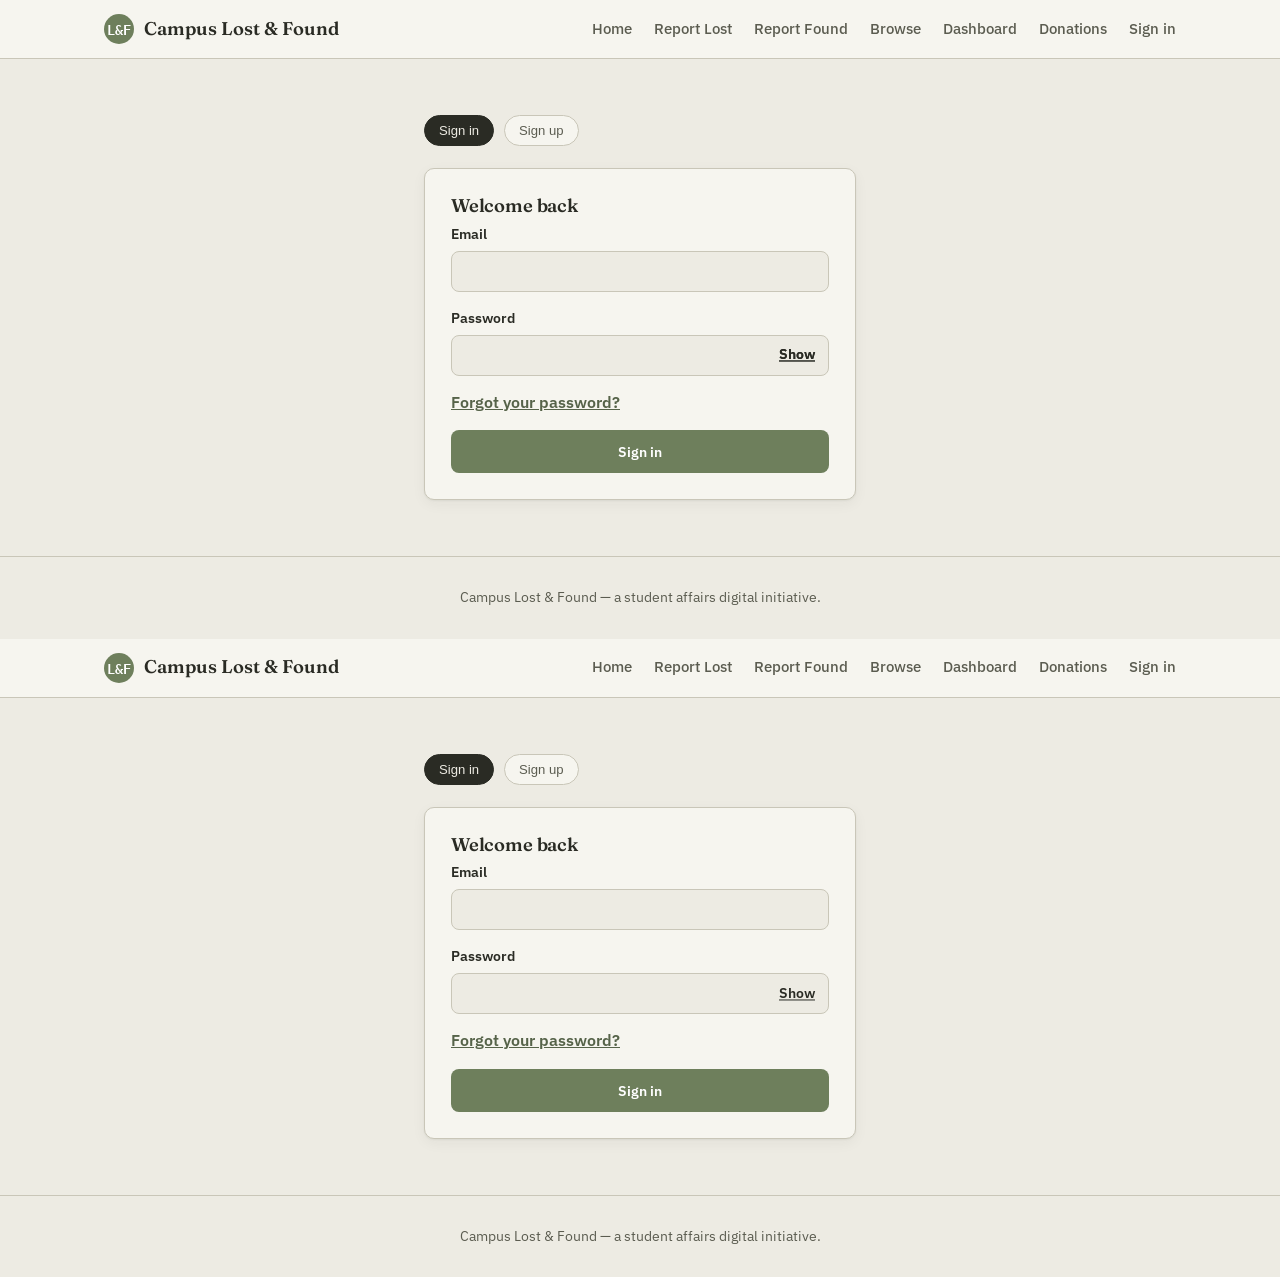
<file: Frontend/rewards.html>
<!DOCTYPE html>
<html lang="en">
<head>
<meta charset="UTF-8">
<style>
    body { visibility: hidden; }
    html[data-authed] body { visibility: visible; }
</style>
<script>
(function () {
    fetch('me.php', { credentials: 'same-origin' })
        .then(function (r) { return r.json(); })
        .then(function (data) {
            if (!data.user) {
                location.href = 'auth.html?redirect=' + encodeURIComponent(location.pathname + location.search);
            } else {
                document.documentElement.setAttribute('data-authed', '1');
            }
        })
        .catch(function () {
            location.href = 'auth.html';
        });
})();
</script>
<meta name="viewport" content="width=device-width, initial-scale=1.0">
<title>My Rewards — Campus Lost &amp; Found</title>
<link href="https://fonts.googleapis.com/css2?family=Fraunces:wght@500;600;700&family=IBM+Plex+Sans:wght@400;500;600&family=IBM+Plex+Mono:wght@400;500&display=swap" rel="stylesheet">
<link rel="stylesheet" href="css/style.css">
</head>
<body>

<header class="topbar">
    <div class="topbar-inner">
        <a class="brand" href="home.html"><span class="brand-mark">L&amp;F</span> Campus Lost &amp; Found</a>
        <nav class="nav-links">
            <a href="home.html">Home</a>
            <a href="report-lost.html">Report Lost</a>
            <a href="report-found.html">Report Found</a>
            <a href="browse.html">Browse</a>
            <a href="rewards.html" class="active">My Rewards</a>
            <a href="admin.html">Dashboard</a>
            <a href="donation.html">Donations</a>
            <a href="logout.php" id="nav-auth" class="nav-auth-link">Sign out</a>
        </nav>
    </div>
</header>

<section class="section">
    <div class="wrap" style="max-width:720px;">
        <span class="eyebrow">Good Samaritan rewards</span>
        <h1>My Snack Credits</h1>
        <p class="muted">Every found item you report earns snack credits. Confirmed reunions earn even more. Redeem your balance for a code, then show it at the campus snack venue to claim your snack.</p>

        <div class="card" style="margin-top:20px; text-align:center;">
            <span class="small muted" style="text-transform:uppercase; letter-spacing:0.06em;">Available balance</span>
            <div id="balance-display" style="font-family:var(--font-mono); font-size:3rem; font-weight:600; color:var(--sage-dark); margin:8px 0;">—</div>
            <p class="small muted">Earn 5 credits per found-item report, plus 10 more when it's confirmed reunited with its owner.</p>
        </div>

        <div class="card" style="margin-top:20px;">
            <h3 class="mt-0">Redeem credits</h3>
            <form id="redeem-form" style="display:flex; gap:10px; align-items:flex-end; flex-wrap:wrap;">
                <div class="field" style="margin-bottom:0; flex:1; min-width:140px;">
                    <label for="redeem-amount">Credits to redeem</label>
                    <input type="number" id="redeem-amount" min="5" step="1" required>
                    <span class="hint">Minimum 5 at a time.</span>
                </div>
                <button class="btn btn-sage" type="submit" style="margin-bottom:16px;">Redeem</button>
            </form>
            <div id="redeem-error" class="small" style="color:var(--danger); display:none; margin-top:10px;"></div>
            <div id="redeem-result" style="display:none; margin-top:16px;"></div>
        </div>

        <div class="card" style="margin-top:20px;">
            <h3 class="mt-0">Redemption history</h3>
            <div id="history-list"><p class="muted small">Loading…</p></div>
        </div>
    </div>
</section>

<script src="js/app.js?v=3"></script>
<script>
function statusPillClass(status) {
    if (status === 'fulfilled') return 'status-reunited';
    if (status === 'cancelled') return 'status-donated';
    return 'status-open';
}

async function loadRewards() {
    try {
        const data = await api('redeem.php');
        document.getElementById('balance-display').textContent = data.balance;

        const list = document.getElementById('history-list');
        list.innerHTML = data.redemptions.length ? `
            <table style="width:100%; border-collapse:collapse; margin-top:6px;">
                <thead><tr style="text-align:left; font-size:0.78rem; text-transform:uppercase; color:var(--ink-soft);">
                    <th style="padding:6px 0;">Code</th><th>Credits</th><th>Status</th><th>Date</th>
                </tr></thead>
                <tbody>${data.redemptions.map(r => `
                    <tr style="border-top:1px solid var(--line);">
                        <td style="padding:8px 0; font-family:var(--font-mono); font-size:0.85rem;">${escapeHtml(r.code)}</td>
                        <td>${r.credits}</td>
                        <td><span class="status-pill ${statusPillClass(r.status)}">${escapeHtml(r.status)}</span></td>
                        <td class="small muted">${escapeHtml(r.created_at)}</td>
                    </tr>`).join('')}
                </tbody>
            </table>` : '<p class="muted small">No redemptions yet, earn some credits first!</p>';
    } catch (e) {
        document.getElementById('balance-display').textContent = '—';
        document.getElementById('history-list').innerHTML = `<p class="empty-state">${escapeHtml(e.message)}</p>`;
    }
}

document.getElementById('redeem-form').addEventListener('submit', async (e) => {
    e.preventDefault();
    const errEl = document.getElementById('redeem-error');
    const resultEl = document.getElementById('redeem-result');
    errEl.style.display = 'none';
    resultEl.style.display = 'none';

    const amount = parseInt(document.getElementById('redeem-amount').value, 10);

    try {
        const res = await api('redeem.php', {
            method: 'POST',
            headers: { 'Content-Type': 'application/json' },
            body: JSON.stringify({ credits: amount })
        });

        resultEl.style.display = 'block';
        resultEl.innerHTML = `
            <p class="small" style="color:var(--sage-dark); font-weight:600;">✅ ${escapeHtml(res.message)}</p>
            <p style="font-family:var(--font-mono); font-size:1.3rem; margin-top:6px;">${escapeHtml(res.code)}</p>
        `;
        document.getElementById('redeem-form').reset();
        loadRewards();
        toast('Redemption code generated');
    } catch (err) {
        errEl.textContent = err.message;
        errEl.style.display = 'block';
    }
});

loadRewards();
</script>
</body>
</html>
</file>
<file: Frontend/css/style.css>
/* =========================================================================
   Campus Lost & Found — Design System
   Direction: "claim ticket / coat-check stub" — the visual language of a
   physical lost-property counter, translated to the screen. Perforated
   edges, tracking codes in monospace, and a calm, paper-and-ink palette
   instead of the usual cream+terracotta AI defaults.
   ========================================================================= */

:root {
    /* --- Palette (neutral, paper-and-ink) --- */
    --paper:        #EDEBE3;   /* page background — warm stone, not cream */
    --paper-raised: #F6F5EF;   /* card surface, slightly lighter than page */
    --ink:          #2A2B24;   /* primary text — warm near-black */
    --ink-soft:     #5B5C50;   /* secondary text */
    --line:         #C9C6B8;   /* hairlines, dividers, perforations */

    --sage:         #6E7F5C;   /* primary action / "found" accent */
    --sage-dark:    #566349;
    --clay:         #A15A3E;   /* "lost" accent — muted rust, not terracotta */
    --clay-dark:    #7E4630;
    --gold:         #B98A2E;   /* leaderboard / badges */
    --gold-dark:    #8F6B21;

    --danger:       #A13B3B;
    --success-bg:   #E4E9DC;
    --danger-bg:    #EFDCD8;

    --radius: 10px;
    --shadow: 0 1px 2px rgba(42,43,36,0.06), 0 4px 14px rgba(42,43,36,0.05);
    --font-display: "Fraunces", "Iowan Old Style", Georgia, serif;
    --font-body: "IBM Plex Sans", "Segoe UI", system-ui, sans-serif;
    --font-mono: "IBM Plex Mono", "SFMono-Regular", Consolas, monospace;
}

* { box-sizing: border-box; }

html { scroll-behavior: smooth; }

body {
    margin: 0;
    background: var(--paper);
    color: var(--ink);
    font-family: var(--font-body);
    line-height: 1.55;
    -webkit-font-smoothing: antialiased;
}

img { max-width: 100%; display: block; }

a { color: var(--sage-dark); text-decoration: none; }
a:hover { text-decoration: underline; }

h1, h2, h3 {
    font-family: var(--font-display);
    font-weight: 600;
    line-height: 1.15;
    margin: 0 0 0.4em;
    letter-spacing: -0.01em;
}

h1 { font-size: clamp(2rem, 4vw, 2.8rem); }
h2 { font-size: clamp(1.4rem, 2.6vw, 1.9rem); }
h3 { font-size: 1.15rem; }

p { margin: 0 0 1em; color: var(--ink-soft); }

.eyebrow {
    font-family: var(--font-mono);
    font-size: 0.72rem;
    letter-spacing: 0.14em;
    text-transform: uppercase;
    color: var(--ink-soft);
    display: inline-block;
    margin-bottom: 0.6em;
}

/* --- Layout --- */
.wrap { max-width: 1120px; margin: 0 auto; padding: 0 24px; }
.section { padding: 56px 0; }
.section-tight { padding: 32px 0; }

/* --- Top navigation --- */
.topbar {
    background: var(--paper-raised);
    border-bottom: 1px solid var(--line);
    position: sticky;
    top: 0;
    z-index: 40;
}
.topbar-inner {
    max-width: 1120px;
    margin: 0 auto;
    padding: 14px 24px;
    display: flex;
    align-items: center;
    justify-content: space-between;
    gap: 20px;
}
.brand {
    display: flex;
    align-items: center;
    gap: 10px;
    font-family: var(--font-display);
    font-weight: 600;
    font-size: 1.15rem;
    color: var(--ink);
}
.brand-mark {
    width: 30px; height: 30px;
    border-radius: 50%;
    background: var(--sage);
    color: #fff;
    display: flex; align-items: center; justify-content: center;
    font-family: var(--font-mono);
    font-size: 0.85rem;
    flex-shrink: 0;
}
.nav-links { display: flex; gap: 22px; align-items: center; flex-wrap: wrap; }
.nav-links a {
    color: var(--ink-soft);
    font-size: 0.92rem;
    font-weight: 500;
}
.nav-links a.active { color: var(--ink); border-bottom: 2px solid var(--sage); padding-bottom: 3px; }

/* --- Buttons --- */
.btn {
    display: inline-flex; align-items: center; justify-content: center; gap: 8px;
    font-family: var(--font-body);
    font-weight: 600;
    font-size: 0.9rem;
    padding: 11px 20px;
    border-radius: 8px;
    border: 1px solid transparent;
    cursor: pointer;
    transition: transform 0.08s ease, box-shadow 0.15s ease, background 0.15s ease;
}
.btn:active { transform: translateY(1px); }
.btn-sage { background: var(--sage); color: #fff; }
.btn-sage:hover { background: var(--sage-dark); text-decoration: none; }
.btn-clay { background: var(--clay); color: #fff; }
.btn-clay:hover { background: var(--clay-dark); text-decoration: none; }
.btn-outline { background: transparent; border-color: var(--line); color: var(--ink); }
.btn-outline:hover { border-color: var(--ink-soft); text-decoration: none; }
.btn-block { width: 100%; }
.btn[disabled] { opacity: 0.55; cursor: not-allowed; }

/* --- Hero --- */
.hero {
    padding: 64px 0 40px;
    border-bottom: 1px solid var(--line);
    background:
        radial-gradient(circle at 88% 8%, rgba(110,127,92,0.10), transparent 45%),
        radial-gradient(circle at 6% 92%, rgba(161,90,62,0.08), transparent 40%);
}
.hero-grid { display: grid; grid-template-columns: 1.15fr 0.85fr; gap: 48px; align-items: center; }
@media (max-width: 860px) { .hero-grid { grid-template-columns: 1fr; } }

.hero h1 { max-width: 15ch; }
.hero-sub { font-size: 1.05rem; max-width: 46ch; }
.hero-actions { display: flex; gap: 12px; margin-top: 22px; flex-wrap: wrap; }

.search-bar {
    display: flex; gap: 8px; margin-top: 28px; max-width: 560px;
}
.search-bar input {
    flex: 1;
    padding: 12px 14px;
    border: 1px solid var(--line);
    border-radius: 8px;
    background: var(--paper-raised);
    font-family: var(--font-body);
    font-size: 0.95rem;
    color: var(--ink);
}
.search-bar input:focus { outline: 2px solid var(--sage); outline-offset: 1px; }

/* --- Live counters --- */
.counters { display: grid; grid-template-columns: repeat(3, 1fr); gap: 14px; margin-top: 8px; }
.counter-card {
    background: var(--paper-raised);
    border: 1px solid var(--line);
    border-radius: var(--radius);
    padding: 18px;
    text-align: center;
}
.counter-num {
    font-family: var(--font-mono);
    font-size: 2rem;
    font-weight: 600;
    color: var(--ink);
    display: block;
}
.counter-label {
    font-size: 0.78rem;
    color: var(--ink-soft);
    text-transform: uppercase;
    letter-spacing: 0.06em;
}

/* =========================================================================
   Signature element: the Claim Ticket card
   Perforated left edge (like a tear-off coat-check stub), a rotated punch
   hole, and a monospace tracking code — used for every item listing.
   ========================================================================= */
.ticket-grid {
    display: grid;
    grid-template-columns: repeat(auto-fill, minmax(280px, 1fr));
    gap: 20px;
}

.ticket {
    position: relative;
    display: flex;
    background: var(--paper-raised);
    border: 1px solid var(--line);
    border-radius: var(--radius);
    box-shadow: var(--shadow);
    overflow: hidden;
    text-decoration: none;
    color: inherit;
    transition: transform 0.15s ease, box-shadow 0.15s ease;
}
.ticket:hover { transform: translateY(-3px); box-shadow: 0 8px 22px rgba(42,43,36,0.10); text-decoration: none; }

.ticket-stub {
    width: 34px;
    flex-shrink: 0;
    background: var(--sage);
    position: relative;
    background-image: radial-gradient(circle at 50% 12px, var(--paper) 5px, transparent 5.5px),
                       radial-gradient(circle at 50% 42px, var(--paper) 5px, transparent 5.5px);
}
.ticket.is-lost .ticket-stub { background: var(--clay); }
.ticket-stub::after {
    content: "";
    position: absolute;
    top: 0; right: -1px; bottom: 0;
    border-right: 2px dashed rgba(255,255,255,0.55);
}

.ticket-body { padding: 16px 16px 14px; flex: 1; min-width: 0; }
.ticket-top { display: flex; justify-content: space-between; align-items: flex-start; gap: 8px; }
.ticket-code {
    font-family: var(--font-mono);
    font-size: 0.72rem;
    color: var(--ink-soft);
    letter-spacing: 0.03em;
}
.ticket-tag {
    font-family: var(--font-mono);
    font-size: 0.68rem;
    text-transform: uppercase;
    letter-spacing: 0.08em;
    padding: 3px 8px;
    border-radius: 20px;
    white-space: nowrap;
}
.tag-found { background: var(--success-bg); color: var(--sage-dark); }
.tag-lost { background: var(--danger-bg); color: var(--clay-dark); }
.tag-urgent { background: #F0DFC0; color: var(--gold-dark); margin-left: 6px; }

.ticket-title { font-family: var(--font-display); font-size: 1.08rem; font-weight: 600; margin: 8px 0 4px; }
.ticket-meta { font-size: 0.84rem; color: var(--ink-soft); display: flex; flex-wrap: wrap; gap: 4px 10px; }
.ticket-meta span { display: inline-flex; align-items: center; gap: 4px; }

.ticket-photo {
    width: 100%; height: 130px; object-fit: cover;
    border-radius: 6px; margin-top: 10px;
    filter: blur(14px) saturate(0.8);
}
.ticket-photo.is-clear { filter: none; }

/* --- Status pills used across pages --- */
.status-pill {
    font-family: var(--font-mono);
    font-size: 0.7rem;
    text-transform: uppercase;
    letter-spacing: 0.06em;
    padding: 3px 9px;
    border-radius: 20px;
    background: var(--line);
    color: var(--ink);
}
.status-open { background: var(--success-bg); color: var(--sage-dark); }
.status-matched { background: #F0DFC0; color: var(--gold-dark); }
.status-claimed, .status-reunited { background: var(--sage); color: #fff; }
.status-donated { background: var(--ink-soft); color: #fff; }

/* --- Cards / forms --- */
.card {
    background: var(--paper-raised);
    border: 1px solid var(--line);
    border-radius: var(--radius);
    padding: 26px;
    box-shadow: var(--shadow);
}

.form-grid { display: grid; grid-template-columns: 1fr 1fr; gap: 16px; }
@media (max-width: 680px) { .form-grid { grid-template-columns: 1fr; } }
.field { display: flex; flex-direction: column; gap: 6px; margin-bottom: 16px; }
.field.full { grid-column: 1 / -1; }
.field label { font-size: 0.85rem; font-weight: 600; color: var(--ink); }
.field .hint { font-size: 0.78rem; color: var(--ink-soft); font-weight: 400; }
.field input, .field select, .field textarea {
    padding: 10px 12px;
    border: 1px solid var(--line);
    border-radius: 8px;
    background: var(--paper);
    font-family: var(--font-body);
    font-size: 0.92rem;
    color: var(--ink);
}
.field input:focus, .field select:focus, .field textarea:focus,
.field input:focus-visible, button:focus-visible, a:focus-visible {
    outline: 2px solid var(--sage);
    outline-offset: 1px;
}
.field textarea { resize: vertical; min-height: 90px; }
.checkbox-row { display: flex; align-items: center; gap: 8px; }
.checkbox-row input { width: auto; }

/* --- Filters bar --- */
.filters {
    display: flex; gap: 10px; flex-wrap: wrap; align-items: center;
    margin-bottom: 22px; padding-bottom: 18px; border-bottom: 1px solid var(--line);
}
.filters select, .filters input[type="text"] {
    padding: 9px 12px; border: 1px solid var(--line); border-radius: 8px;
    background: var(--paper-raised); font-family: var(--font-body); font-size: 0.88rem;
}
.filter-toggle {
    padding: 7px 14px; border-radius: 20px; border: 1px solid var(--line);
    background: var(--paper-raised); font-size: 0.82rem; cursor: pointer; color: var(--ink-soft);
}
.filter-toggle.active { background: var(--ink); color: var(--paper); border-color: var(--ink); }

/* --- Badges (leaderboard) --- */
.badge {
    display: inline-flex; align-items: center; gap: 6px;
    font-family: var(--font-mono); font-size: 0.72rem; text-transform: uppercase; letter-spacing: 0.05em;
    padding: 3px 9px; border-radius: 20px;
}
.badge-gold { background: #F1E1B7; color: var(--gold-dark); }
.badge-silver { background: #E5E4DC; color: #5C5C52; }
.badge-bronze { background: #E7D2C1; color: #7C4A2A; }
.badge-newcomer { background: var(--line); color: var(--ink-soft); }

.leader-row {
    display: flex; align-items: center; justify-content: space-between;
    padding: 12px 0; border-bottom: 1px solid var(--line);
}
.leader-row:last-child { border-bottom: none; }
.leader-rank { font-family: var(--font-mono); color: var(--ink-soft); width: 28px; }
.leader-name { font-weight: 600; flex: 1; margin-left: 6px; }
.leader-points { font-family: var(--font-mono); font-size: 0.85rem; color: var(--ink-soft); }

/* --- Dashboard stat tiles --- */
.stat-grid { display: grid; grid-template-columns: repeat(auto-fit, minmax(150px, 1fr)); gap: 14px; }
.stat-tile { background: var(--paper-raised); border: 1px solid var(--line); border-radius: var(--radius); padding: 18px; }
.stat-tile .num { font-family: var(--font-mono); font-size: 1.7rem; font-weight: 600; }
.stat-tile .lbl { font-size: 0.78rem; color: var(--ink-soft); text-transform: uppercase; letter-spacing: 0.05em; }

/* --- Map --- */
#campus-map { height: 340px; border-radius: var(--radius); border: 1px solid var(--line); }

/* --- Countdown --- */
.countdown-strip {
    display: flex; align-items: center; gap: 10px;
    background: var(--danger-bg); color: var(--clay-dark);
    padding: 10px 14px; border-radius: 8px; font-size: 0.85rem; margin: 14px 0;
}

/* --- Footer --- */
footer {
    border-top: 1px solid var(--line);
    padding: 30px 0;
    color: var(--ink-soft);
    font-size: 0.85rem;
    text-align: center;
}

/* --- Toast --- */
.toast {
    position: fixed; bottom: 22px; left: 50%; transform: translateX(-50%);
    background: var(--ink); color: var(--paper); padding: 12px 20px; border-radius: 8px;
    font-size: 0.88rem; box-shadow: var(--shadow); z-index: 100;
    opacity: 0; pointer-events: none; transition: opacity 0.2s ease, transform 0.2s ease;
}
.toast.show { opacity: 1; transform: translateX(-50%) translateY(-6px); }

/* --- Empty state --- */
.empty-state { text-align: center; padding: 50px 20px; color: var(--ink-soft); }

/* --- Utility --- */
.muted { color: var(--ink-soft); }
.mt-0 { margin-top: 0; }
.center { text-align: center; }
.small { font-size: 0.82rem; }
.divider { border: none; border-top: 1px solid var(--line); margin: 24px 0; }

@media (prefers-reduced-motion: reduce) {
    * { transition: none !important; animation: none !important; scroll-behavior: auto !important; }
}
.item-photo {
    width: 100%;
    height: 200px;
    object-fit: cover;
    border-radius: 8px;
    margin-bottom: 12px;
}

.form-group input[type="file"] {
    padding: 8px;
    border: 2px dashed #ddd;
    border-radius: 4px;
    width: 100%;
}

.form-group small {
    display: block;
    margin-top: 4px;
    color: #666;
    font-size: 0.9em;
}

.toast {
    position: fixed;
    bottom: 20px;
    right: 20px;
    background: #333;
    color: white;
    padding: 12px 24px;
    border-radius: 4px;
    z-index: 1000;
    animation: slideIn 0.3s ease;
}

@keyframes slideIn {
    from {
        transform: translateX(100%);
        opacity: 0;
    }
    to {
        transform: translateX(0);
        opacity: 1;
    }
}
.toast {
    position: fixed;
    bottom: 20px;
    right: 20px;
    background: #182d34;
    color: white;
    padding: 12px 24px;
    border-radius: 9px;
    z-index: 1000;
    animation: slideIn 0.3s ease;
    box-shadow: 0 8px 20px rgba(0, 0, 0, 0.15);
}

@keyframes slideIn {
    from {
        transform: translateX(100%);
        opacity: 0;
    }
    to {
        transform: translateX(0);
        opacity: 1;
    }
}
</file>
